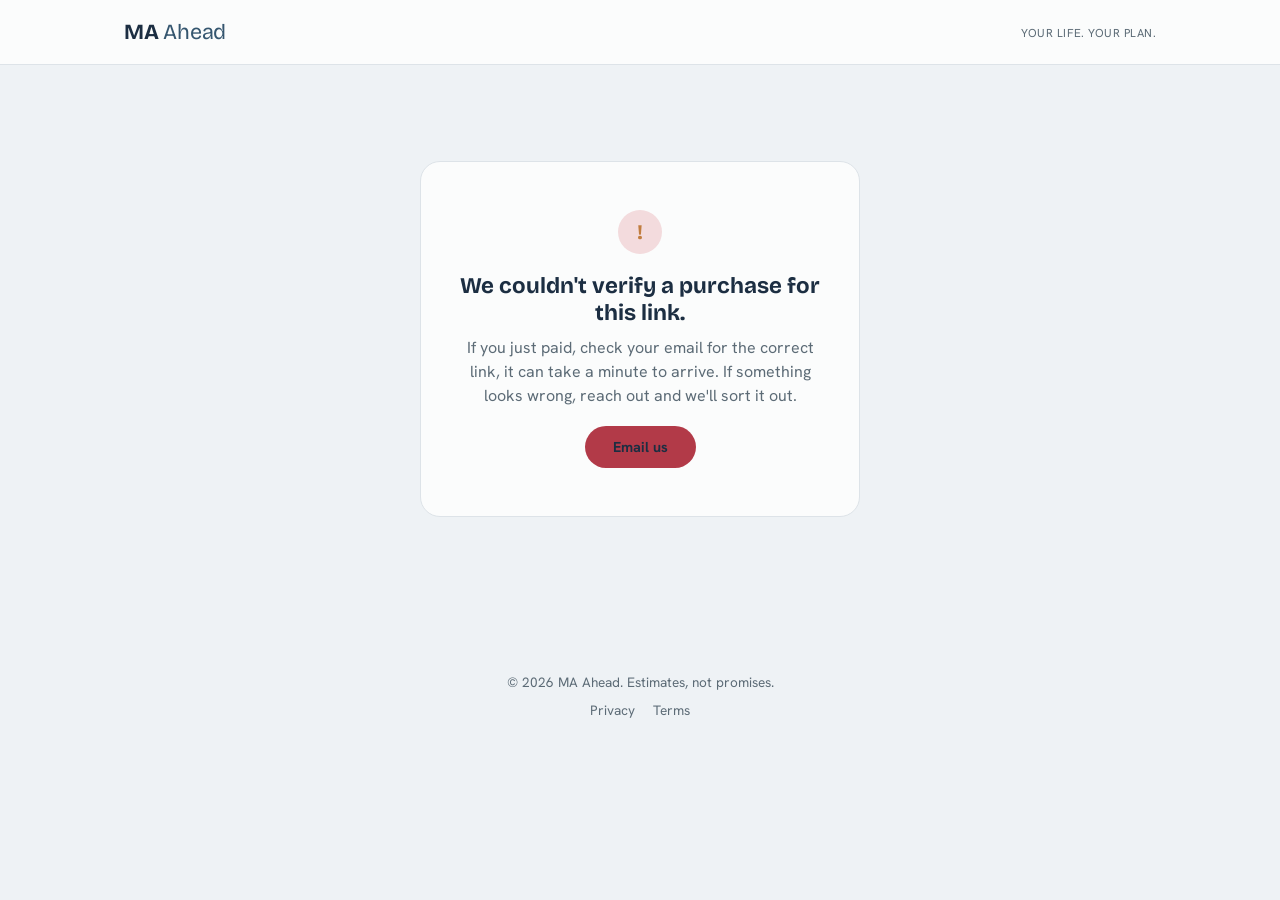
<file: public/blueprint.html>
<!doctype html>
<html lang="en">
<head>
<meta charset="UTF-8">
<meta name="viewport" content="width=device-width, initial-scale=1">
<title>Your Blueprint — MA Ahead</title>
<meta name="robots" content="noindex">
<link rel="icon" type="image/svg+xml" href="favicon.svg">
<link rel="preconnect" href="https://fonts.googleapis.com">
<link rel="preconnect" href="https://fonts.gstatic.com" crossorigin>
<link href="https://fonts.googleapis.com/css2?family=Bricolage+Grotesque:wght@400;600;700&family=Hanken+Grotesk:wght@400;500;600;700&family=Space+Mono:wght@400;700&display=swap" rel="stylesheet">
<link rel="stylesheet" href="css/styles.css">
</head>
<body>

<header class="topbar">
  <div class="container">
    <a href="index.html" class="wordmark">MA <span>Ahead</span></a>
    <span class="topbar-tag">Your Life. Your Plan.</span>
  </div>
</header>

<main>
  <div class="container bp-page-inner">

    <div id="stateVerifying" class="bp-state">
      <div class="verify-card">
        <div class="verify-spinner"></div>
        <p class="bp-state-title">Verifying your purchase&hellip;</p>
        <p class="bp-state-sub">Hang tight, this only takes a second.</p>
      </div>
    </div>

    <div id="stateError" class="bp-state" hidden>
      <div class="error-card">
        <div class="error-icon">!</div>
        <p class="bp-state-title">We couldn't verify a purchase for this link.</p>
        <p class="bp-state-sub">If you just paid, check your email for the correct link, it can take a minute to arrive. If something looks wrong, reach out and we'll sort it out.</p>
        <a class="cta" href="mailto:charlimccarthylcmhc@gmail.com">Email us</a>
      </div>
    </div>

    <div id="stateQuiz" class="bp-state" hidden>
      <div class="step-head"><h2>What actually interests you?</h2></div>
      <p class="step-sub">30 quick questions, rate each 1 (strongly dislike) to 5 (strongly like). This shapes which careers your Blueprint leads with.</p>
      <div class="iq-progress mono" id="iqProgress">0 of 30 answered</div>
      <div id="iqQuestions"></div>
      <button class="cta" id="iqSubmit" disabled>See my Blueprint</button>
    </div>

    <div id="stateDone" class="bp-state" hidden>
      <div class="done-card">
        <svg class="topo" viewBox="0 0 900 360" preserveAspectRatio="xMidYMid slice" xmlns="http://www.w3.org/2000/svg">
          <g fill="none" stroke="#fbfcfa" stroke-width="1.4">
            <path d="M-20,300 C160,260 320,330 480,290 C640,250 760,320 940,280"/>
            <path d="M-20,250 C160,212 320,280 480,240 C640,200 760,268 940,228"/>
            <path d="M-20,200 C170,166 330,228 480,190 C650,150 770,212 940,176"/>
            <path d="M-20,150 C180,118 340,176 480,140 C660,100 780,158 940,124"/>
            <path d="M-20,102 C190,74 350,128 480,92 C670,54 790,108 940,76"/>
          </g>
        </svg>
        <div class="done-inner">
          <div class="done-check">&#10003;</div>
          <p class="bp-state-title">Got it. Your Blueprint is on its way.</p>
          <p class="bp-state-sub">Your interest code</p>
          <span class="code-pill mono" id="doneCode"></span>
          <p class="bp-state-sub">We're building your personal PDF right now using everything you just told us. It should land in your inbox within a couple of minutes.</p>
          <p class="bp-state-sub">Don't see it? Check your spam or promotions folder, and it's worth adding us to your contacts so future emails land where you'll actually see them.</p>
          <p class="bp-state-sub bp-done-note">No account needed, nothing else to do. You can close this tab any time.</p>
        </div>
      </div>
    </div>

  </div>
</main>

<footer class="site-footer">
  <div>&copy; 2026 MA Ahead. Estimates, not promises.</div>
  <nav>
    <a href="privacy.html">Privacy</a>
    <a href="terms.html">Terms</a>
  </nav>
</footer>

<script src="js/data.js"></script>
<script src="js/interests.js"></script>
<script src="js/blueprint.js"></script>
</body>
</html>
</file>
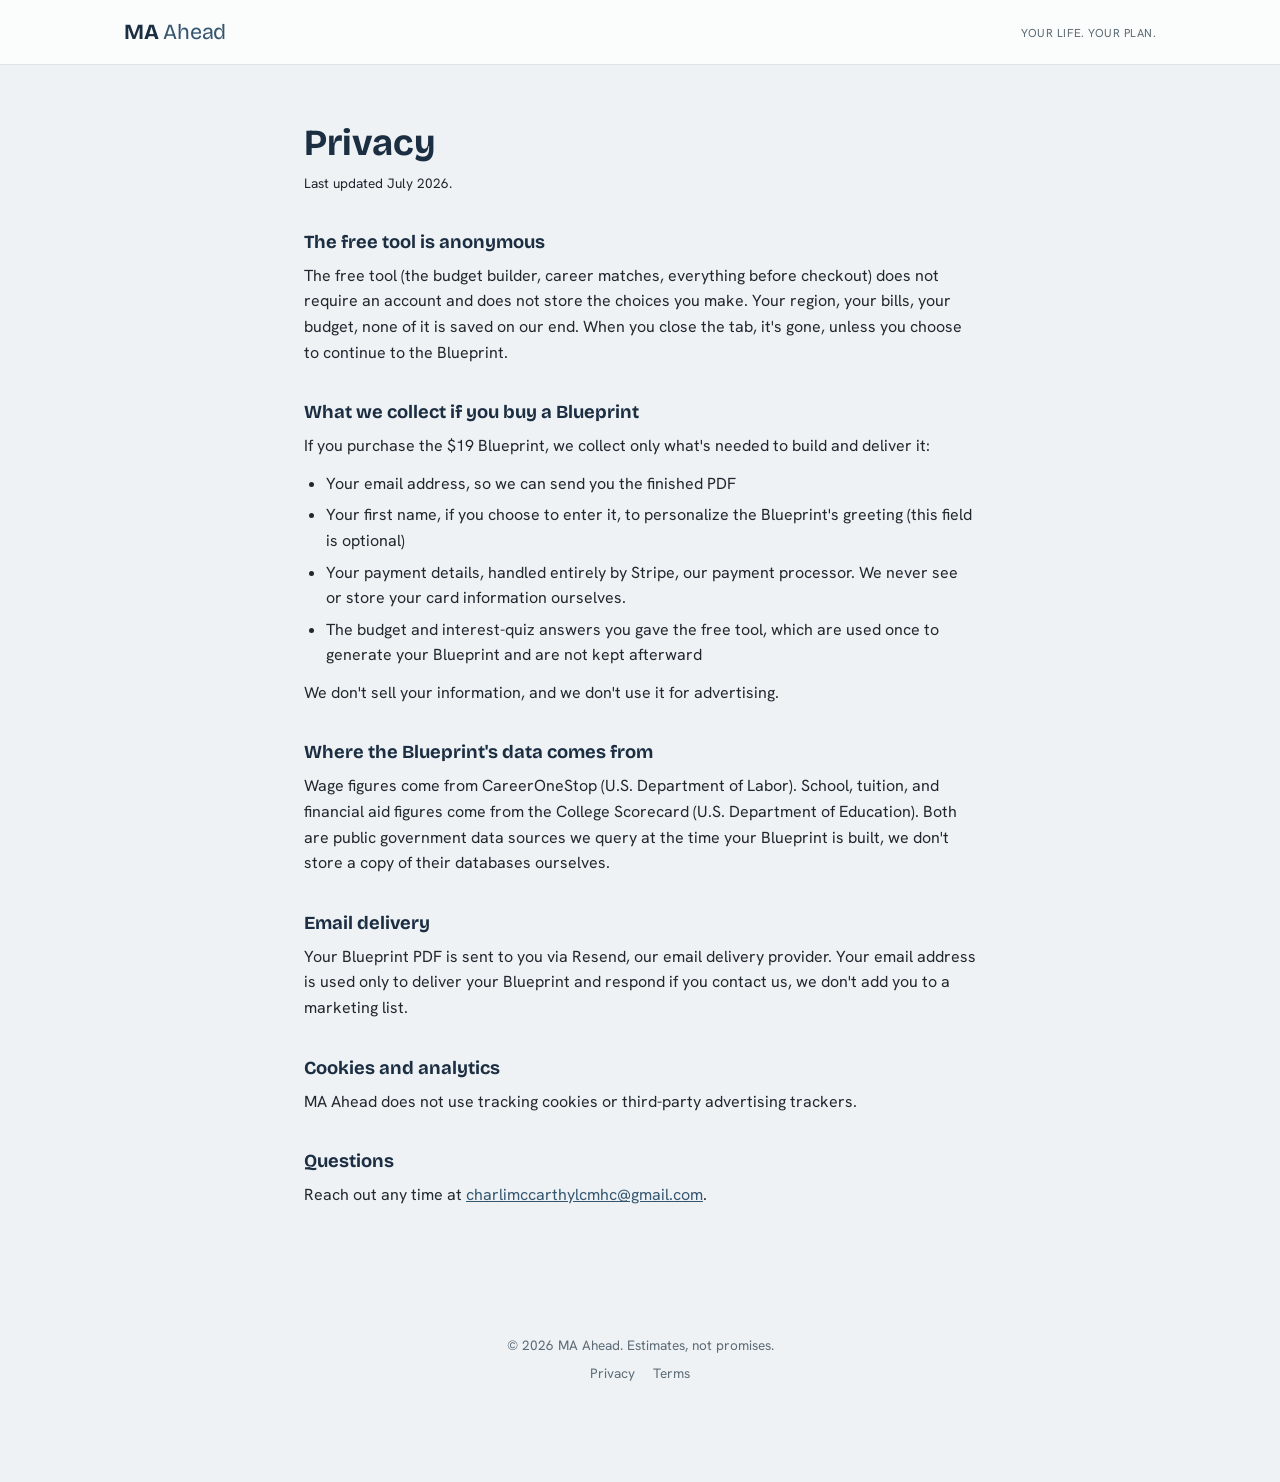
<file: public/privacy.html>
<!doctype html>
<html lang="en">
<head>
<meta charset="UTF-8">
<meta name="viewport" content="width=device-width, initial-scale=1">
<title>Privacy — MA Ahead</title>
<meta name="description" content="How MA Ahead handles your information, in plain language.">
<link rel="icon" type="image/svg+xml" href="favicon.svg">
<meta property="og:type" content="website">
<meta property="og:title" content="Privacy — MA Ahead">
<meta property="og:description" content="How MA Ahead handles your information, in plain language.">
<meta property="og:url" content="https://maahead.com/privacy.html">
<meta property="og:image" content="https://maahead.com/og-image.jpg">
<meta name="twitter:card" content="summary_large_image">
<meta name="twitter:image" content="https://maahead.com/og-image.jpg">
<link rel="preconnect" href="https://fonts.googleapis.com">
<link rel="preconnect" href="https://fonts.gstatic.com" crossorigin>
<link href="https://fonts.googleapis.com/css2?family=Bricolage+Grotesque:wght@400;600;700&family=Hanken+Grotesk:wght@400;500;600;700&family=Space+Mono:wght@400;700&display=swap" rel="stylesheet">
<link rel="stylesheet" href="css/styles.css">
</head>
<body>

<header class="topbar">
  <div class="container">
    <a href="index.html" class="wordmark" style="text-decoration:none;">MA <span>Ahead</span></a>
    <span class="topbar-tag">Your Life. Your Plan.</span>
  </div>
</header>

<main>
  <div class="container legal-page">
    <h1>Privacy</h1>
    <p class="legal-updated">Last updated July 2026.</p>

    <h2>The free tool is anonymous</h2>
    <p>The free tool (the budget builder, career matches, everything before checkout) does not require an account and does not store the choices you make. Your region, your bills, your budget, none of it is saved on our end. When you close the tab, it's gone, unless you choose to continue to the Blueprint.</p>

    <h2>What we collect if you buy a Blueprint</h2>
    <p>If you purchase the $19 Blueprint, we collect only what's needed to build and deliver it:</p>
    <ul class="legal-list">
      <li>Your email address, so we can send you the finished PDF</li>
      <li>Your first name, if you choose to enter it, to personalize the Blueprint's greeting (this field is optional)</li>
      <li>Your payment details, handled entirely by Stripe, our payment processor. We never see or store your card information ourselves.</li>
      <li>The budget and interest-quiz answers you gave the free tool, which are used once to generate your Blueprint and are not kept afterward</li>
    </ul>
    <p>We don't sell your information, and we don't use it for advertising.</p>

    <h2>Where the Blueprint's data comes from</h2>
    <p>Wage figures come from CareerOneStop (U.S. Department of Labor). School, tuition, and financial aid figures come from the College Scorecard (U.S. Department of Education). Both are public government data sources we query at the time your Blueprint is built, we don't store a copy of their databases ourselves.</p>

    <h2>Email delivery</h2>
    <p>Your Blueprint PDF is sent to you via Resend, our email delivery provider. Your email address is used only to deliver your Blueprint and respond if you contact us, we don't add you to a marketing list.</p>

    <h2>Cookies and analytics</h2>
    <p>MA Ahead does not use tracking cookies or third-party advertising trackers.</p>

    <h2>Questions</h2>
    <p>Reach out any time at <a href="mailto:charlimccarthylcmhc@gmail.com">charlimccarthylcmhc@gmail.com</a>.</p>
  </div>
</main>

<footer class="site-footer">
  <div>&copy; 2026 MA Ahead. Estimates, not promises.</div>
  <nav>
    <a href="privacy.html">Privacy</a>
    <a href="terms.html">Terms</a>
  </nav>
</footer>

</body>
</html>
</file>
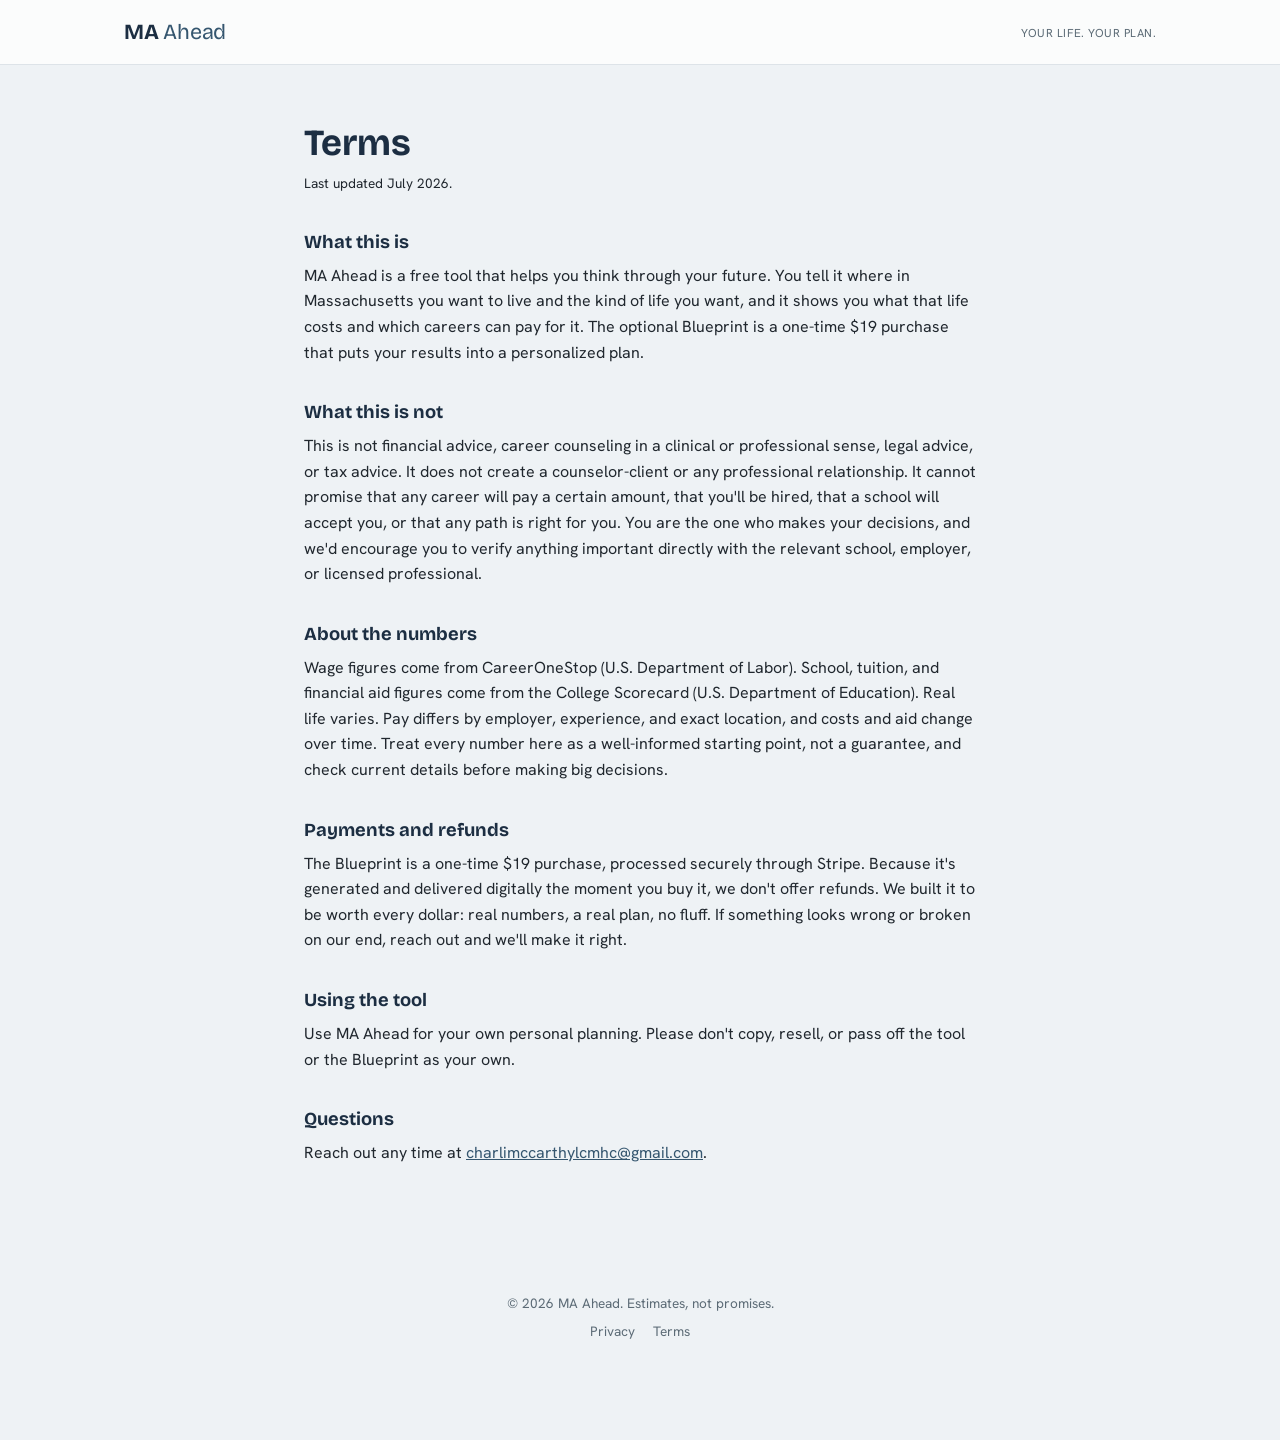
<file: public/terms.html>
<!doctype html>
<html lang="en">
<head>
<meta charset="UTF-8">
<meta name="viewport" content="width=device-width, initial-scale=1">
<title>Terms — MA Ahead</title>
<meta name="description" content="Plain-language terms for using MA Ahead and the Blueprint.">
<link rel="icon" type="image/svg+xml" href="favicon.svg">
<meta property="og:type" content="website">
<meta property="og:title" content="Terms — MA Ahead">
<meta property="og:description" content="Plain-language terms for using MA Ahead and the Blueprint.">
<meta property="og:url" content="https://maahead.com/terms.html">
<meta property="og:image" content="https://maahead.com/og-image.jpg">
<meta name="twitter:card" content="summary_large_image">
<meta name="twitter:image" content="https://maahead.com/og-image.jpg">
<link rel="preconnect" href="https://fonts.googleapis.com">
<link rel="preconnect" href="https://fonts.gstatic.com" crossorigin>
<link href="https://fonts.googleapis.com/css2?family=Bricolage+Grotesque:wght@400;600;700&family=Hanken+Grotesk:wght@400;500;600;700&family=Space+Mono:wght@400;700&display=swap" rel="stylesheet">
<link rel="stylesheet" href="css/styles.css">
</head>
<body>

<header class="topbar">
  <div class="container">
    <a href="index.html" class="wordmark" style="text-decoration:none;">MA <span>Ahead</span></a>
    <span class="topbar-tag">Your Life. Your Plan.</span>
  </div>
</header>

<main>
  <div class="container legal-page">
    <h1>Terms</h1>
    <p class="legal-updated">Last updated July 2026.</p>

    <h2>What this is</h2>
    <p>MA Ahead is a free tool that helps you think through your future. You tell it where in Massachusetts you want to live and the kind of life you want, and it shows you what that life costs and which careers can pay for it. The optional Blueprint is a one-time $19 purchase that puts your results into a personalized plan.</p>

    <h2>What this is not</h2>
    <p>This is not financial advice, career counseling in a clinical or professional sense, legal advice, or tax advice. It does not create a counselor-client or any professional relationship. It cannot promise that any career will pay a certain amount, that you'll be hired, that a school will accept you, or that any path is right for you. You are the one who makes your decisions, and we'd encourage you to verify anything important directly with the relevant school, employer, or licensed professional.</p>

    <h2>About the numbers</h2>
    <p>Wage figures come from CareerOneStop (U.S. Department of Labor). School, tuition, and financial aid figures come from the College Scorecard (U.S. Department of Education). Real life varies. Pay differs by employer, experience, and exact location, and costs and aid change over time. Treat every number here as a well-informed starting point, not a guarantee, and check current details before making big decisions.</p>

    <h2>Payments and refunds</h2>
    <p>The Blueprint is a one-time $19 purchase, processed securely through Stripe. Because it's generated and delivered digitally the moment you buy it, we don't offer refunds. We built it to be worth every dollar: real numbers, a real plan, no fluff. If something looks wrong or broken on our end, reach out and we'll make it right.</p>

    <h2>Using the tool</h2>
    <p>Use MA Ahead for your own personal planning. Please don't copy, resell, or pass off the tool or the Blueprint as your own.</p>

    <h2>Questions</h2>
    <p>Reach out any time at <a href="mailto:charlimccarthylcmhc@gmail.com">charlimccarthylcmhc@gmail.com</a>.</p>
  </div>
</main>

<footer class="site-footer">
  <div>&copy; 2026 MA Ahead. Estimates, not promises.</div>
  <nav>
    <a href="privacy.html">Privacy</a>
    <a href="terms.html">Terms</a>
  </nav>
</footer>

</body>
</html>
</file>
<file: public/css/styles.css>
:root{
  --pine:#1c2e42;
  --spruce:#35566f;
  --sage:#d7e0e8;
  --granite:#20272e;
  --slate:#5c6b76;
  --mist:#eef2f5;
  --paper:#fbfcfc;
  --summit:#b23a48;
  --summit-soft:#f3dbdd;
  --cover:#2f7d52;
  --short:#c17d3f;
  --line:#dde3e8;
}

*, *::before, *::after{ box-sizing:border-box; }

html{ scroll-behavior:smooth; }

body{
  margin:0;
  background:var(--mist);
  color:var(--granite);
  font-family:'Hanken Grotesk', sans-serif;
  padding-bottom:76px;
  -webkit-font-smoothing:antialiased;
}

h1,h2,h3{
  font-family:'Bricolage Grotesque', serif;
  margin:0;
  color:var(--pine);
}

p{ margin:0; }

.mono{ font-family:'Space Mono', monospace; }

.container{
  max-width:1080px;
  margin:0 auto;
  padding:0 24px;
}

/* ---------- top bar ---------- */
.topbar{
  position:sticky;
  top:0;
  z-index:20;
  background:var(--paper);
  border-bottom:1px solid var(--line);
}
.topbar .container{
  display:flex;
  align-items:center;
  justify-content:space-between;
  height:64px;
}
.wordmark{
  font-family:'Bricolage Grotesque', serif;
  font-weight:700;
  font-size:1.35rem;
  letter-spacing:-0.01em;
  color:var(--pine);
  text-decoration:none;
  cursor:pointer;
}
.wordmark span{ color:var(--spruce); font-weight:400; }
.topbar-tag{
  font-size:0.72rem;
  color:var(--slate);
  letter-spacing:0.04em;
  text-transform:uppercase;
}
.topbar-right{
  display:flex;
  align-items:center;
  gap:16px;
}
.state-switch{
  font-family:inherit;
  font-weight:600;
  font-size:0.78rem;
  color:var(--spruce);
  border:1.5px solid var(--spruce);
  border-radius:999px;
  padding:6px 14px;
  text-decoration:none;
  white-space:nowrap;
  transition:background .15s ease, color .15s ease;
}
.state-switch:hover{
  background:var(--spruce);
  color:var(--paper);
}

/* ---------- hero ---------- */
.hero{
  position:relative;
  overflow:hidden;
  background:var(--pine);
  color:var(--paper);
  padding:88px 24px 96px;
  text-align:center;
}
.hero .topo{
  position:absolute;
  inset:0;
  width:100%;
  height:100%;
  opacity:0.18;
}
.hero-inner{
  position:relative;
  max-width:680px;
  margin:0 auto;
}
.eyebrow{
  font-size:0.78rem;
  letter-spacing:0.16em;
  text-transform:uppercase;
  color:var(--summit);
  font-weight:600;
  margin-bottom:16px;
  display:inline-flex;
  align-items:center;
  gap:10px;
}
.eyebrow::before{
  content:'';
  width:26px;
  height:2px;
  background:var(--summit);
  display:inline-block;
}
.hero h1{
  color:var(--paper);
  font-size:clamp(2.3rem, 6vw, 3.8rem);
  line-height:1.06;
  font-weight:700;
  letter-spacing:-0.02em;
}
.hero h1 em{
  font-style:normal;
  color:var(--summit);
}
.hero-sub{
  margin-top:18px;
  font-size:1.1rem;
  color:var(--sage);
  line-height:1.5;
}
.hero-cta{
  display:inline-flex;
  align-items:center;
  gap:8px;
  margin-top:28px;
  font-weight:600;
  color:var(--paper);
  text-decoration:none;
  border:1.5px solid rgba(251,252,250,0.5);
  padding:14px 28px;
  border-radius:999px;
  transition:background .18s ease, color .18s ease, border-color .18s ease;
}
.hero-cta:hover{
  background:var(--paper);
  color:var(--pine);
  border-color:var(--paper);
}
.hero-trust{
  margin-top:14px;
  font-size:0.85rem;
  color:var(--sage);
}

/* ---------- steps ---------- */
.step{
  padding:64px 24px;
}
.step-head{
  display:flex;
  align-items:baseline;
  gap:14px;
  margin-bottom:28px;
}
.step-num{
  font-family:'Space Mono', monospace;
  font-size:0.85rem;
  font-weight:700;
  color:var(--summit);
  letter-spacing:0.04em;
}
.step-head h2{
  font-size:clamp(1.5rem, 3vw, 2rem);
}
.step-sub{
  margin-top:-16px;
  margin-bottom:28px;
  color:var(--slate);
  max-width:640px;
}

/* ---------- region cards ---------- */
.region-grid{
  display:grid;
  grid-template-columns:repeat(auto-fill, minmax(220px, 1fr));
  gap:12px;
}
.region-card{
  background:var(--paper);
  border:1.5px solid var(--line);
  border-radius:14px;
  padding:18px 18px;
  text-align:left;
  cursor:pointer;
  transition:border-color .15s ease, background .15s ease, transform .1s ease;
  font-family:inherit;
}
.region-card:hover{ border-color:var(--spruce); }
.region-card.active{
  border-color:var(--pine);
  background:var(--sage);
}
.region-card .r-name{
  display:block;
  font-family:'Bricolage Grotesque', serif;
  font-weight:700;
  font-size:1.05rem;
  color:var(--pine);
  margin-bottom:4px;
}
.region-card .r-towns{
  display:block;
  font-size:0.85rem;
  color:var(--slate);
  margin-bottom:10px;
}
.region-card .r-rent{
  display:block;
  font-size:0.8rem;
  color:var(--granite);
}
.region-card.active .r-rent{ color:var(--pine); }

/* ---------- bill groups / categories ---------- */
.group-block{
  margin-bottom:36px;
}
.group-title{
  font-family:'Bricolage Grotesque', serif;
  font-weight:700;
  font-size:1.1rem;
  color:var(--spruce);
  margin-bottom:16px;
  padding-bottom:8px;
  border-bottom:1px solid var(--line);
}
.category{
  background:var(--paper);
  border:1px solid var(--line);
  border-radius:14px;
  padding:20px 22px;
  margin-bottom:14px;
}
.category-label{
  font-family:'Bricolage Grotesque', serif;
  font-weight:700;
  font-size:1.05rem;
  margin-bottom:6px;
}
.category-note{
  color:var(--slate);
  font-size:0.92rem;
  line-height:1.45;
  margin-bottom:14px;
}
.category-note b{ color:var(--granite); }

.options{
  display:flex;
  flex-wrap:wrap;
  gap:8px;
}
.option-pill{
  display:flex;
  flex-direction:column;
  align-items:flex-start;
  gap:2px;
  background:var(--mist);
  border:1.5px solid var(--line);
  border-radius:12px;
  padding:9px 14px;
  cursor:pointer;
  font-family:inherit;
  text-align:left;
  transition:border-color .15s ease, background .15s ease, color .15s ease;
  min-width:150px;
}
.option-pill:hover{ border-color:var(--spruce); }
.option-pill.active{
  background:var(--pine);
  border-color:var(--pine);
  color:var(--paper);
}
.option-pill .o-title{
  font-weight:600;
  font-size:0.92rem;
}
.option-pill .o-desc{
  font-size:0.78rem;
  color:var(--slate);
}
.option-pill.active .o-desc{ color:var(--sage); }
.option-pill .o-value{
  font-family:'Space Mono', monospace;
  font-size:0.85rem;
  margin-top:2px;
  color:var(--spruce);
}
.option-pill.active .o-value{ color:var(--summit-soft); }

.savings-live{
  margin-top:12px;
  font-size:0.9rem;
  color:var(--spruce);
}
.savings-live .mono{ font-weight:700; color:var(--pine); }

/* ---------- number panel ---------- */
.number-panel{
  background:var(--pine);
  color:var(--paper);
  border-radius:20px;
  padding:40px 32px;
  position:relative;
  overflow:hidden;
}
.number-panel .topo{
  position:absolute;
  inset:0;
  opacity:0.12;
}
.number-row{
  position:relative;
  display:flex;
  justify-content:flex-start;
  align-items:center;
  gap:12px;
  font-size:1rem;
  color:var(--sage);
  padding-bottom:22px;
  margin-bottom:22px;
  border-bottom:1px solid rgba(255,255,255,0.15);
}
.number-row .figure{
  font-family:'Space Mono', monospace;
  font-weight:700;
  font-size:1.2rem;
  color:var(--paper);
}
.number-big{
  position:relative;
  text-align:center;
}
.number-big .label{
  display:block;
  font-size:1rem;
  color:var(--sage);
  margin-bottom:10px;
}
.number-big .big-figure{
  display:block;
  font-family:'Space Mono', monospace;
  font-weight:700;
  font-size:clamp(2.6rem, 8vw, 4.2rem);
  color:var(--summit);
  line-height:1;
}
.number-big .sublabel{
  display:block;
  font-size:0.85rem;
  color:var(--sage);
  margin-top:10px;
}

/* ---------- careers ---------- */
.careers-controls{
  display:flex;
  flex-wrap:wrap;
  align-items:center;
  gap:10px;
  margin-bottom:24px;
}
.filter-pill{
  background:var(--paper);
  border:1.5px solid var(--line);
  border-radius:999px;
  padding:7px 16px;
  font-size:0.85rem;
  font-weight:600;
  cursor:pointer;
  font-family:inherit;
  color:var(--granite);
  transition:border-color .15s ease, background .15s ease, color .15s ease;
}
.filter-pill:hover{ border-color:var(--spruce); }
.filter-pill.active{
  background:var(--pine);
  border-color:var(--pine);
  color:var(--paper);
}
.auto-toggle{
  margin-left:auto;
  display:flex;
  align-items:center;
  gap:8px;
  font-size:0.85rem;
  color:var(--slate);
}
.switch{
  position:relative;
  width:42px;
  height:24px;
  background:var(--line);
  border-radius:999px;
  cursor:pointer;
  border:none;
  transition:background .15s ease;
}
.switch::after{
  content:'';
  position:absolute;
  top:3px; left:3px;
  width:18px; height:18px;
  background:var(--paper);
  border-radius:50%;
  transition:transform .15s ease;
}
.switch.on{ background:var(--spruce); }
.switch.on::after{ transform:translateX(18px); }

.careers-grid{
  display:grid;
  grid-template-columns:repeat(auto-fill, minmax(260px, 1fr));
  gap:16px;
}
.career-card{
  background:var(--paper);
  border:1px solid var(--line);
  border-radius:14px;
  padding:20px;
  display:flex;
  flex-direction:column;
  gap:8px;
}
.career-card .c-title{
  font-family:'Bricolage Grotesque', serif;
  font-weight:700;
  font-size:1.05rem;
}
.career-card .c-wage{
  font-family:'Space Mono', monospace;
  font-size:1.3rem;
  font-weight:700;
  color:var(--pine);
}
.career-card .c-path{
  font-size:0.82rem;
  color:var(--slate);
}
.fit-badge{
  align-self:flex-start;
  border-radius:999px;
  padding:5px 12px;
  font-size:0.78rem;
  font-weight:700;
  margin-top:4px;
}
.fit-badge.cover{ background:rgba(47,125,82,0.12); color:var(--cover); }
.fit-badge.short{ background:rgba(193,125,63,0.12); color:var(--short); }

.career-hook{
  margin-top:28px;
  background:var(--summit-soft);
  border-left:4px solid var(--summit);
  border-radius:12px;
  padding:18px 20px;
}
.career-hook p{
  margin:0;
  font-size:0.98rem;
  color:var(--granite);
  line-height:1.5;
}
.career-hook p b{ color:var(--pine); }
.career-hook .ch-link{
  display:inline-block;
  margin-top:8px;
  font-weight:600;
  color:var(--pine);
  text-decoration:none;
  border-bottom:2px solid var(--summit);
}
.career-hook .ch-link:hover{ color:var(--spruce); }

.data-attribution{
  margin-top:14px;
  text-align:center;
  color:var(--slate);
  font-size:0.78rem;
}
.data-attribution a{ color:var(--slate); text-decoration:underline; }

/* ---------- blueprint offer ---------- */
.blueprint-card{
  position:relative;
  overflow:hidden;
  background:var(--pine);
  color:var(--paper);
  border-radius:24px;
  padding:56px 32px;
  text-align:center;
}
.blueprint-card .topo{
  position:absolute;
  inset:0;
  opacity:0.16;
}
.blueprint-card .bp-inner{
  position:relative;
  max-width:520px;
  margin:0 auto;
}
.blueprint-card h2{
  color:var(--paper);
  font-size:clamp(1.7rem, 4vw, 2.3rem);
}
.blueprint-card p{
  color:var(--sage);
  margin-top:14px;
  line-height:1.5;
}
.bp-list{
  list-style:none;
  padding:0;
  margin:22px 0 0;
  display:grid;
  gap:8px;
  text-align:left;
}
.bp-list li{
  position:relative;
  padding-left:26px;
  font-size:0.92rem;
  color:var(--paper);
}
.bp-list li::before{
  content:'\2713';
  position:absolute;
  left:0;
  color:var(--summit);
  font-weight:700;
}
.bp-reassure{
  margin-top:16px;
  font-size:0.82rem;
  color:var(--sage);
}
.bp-sample{
  margin-top:12px;
  font-size:0.9rem;
}
.bp-sample a{
  color:var(--summit-soft);
  font-weight:600;
  text-decoration:none;
  border-bottom:1.5px solid var(--summit);
}
.bp-sample a:hover{ color:#fff; }
.bp-price{
  font-family:'Space Mono', monospace;
  font-weight:700;
  font-size:3rem;
  color:var(--summit);
  margin:24px 0 6px;
}
.bp-price-sub{
  color:var(--sage);
  font-size:0.85rem;
  margin-bottom:26px;
}
.cta{
  display:inline-block;
  background:var(--summit);
  color:var(--pine);
  font-weight:700;
  font-size:1rem;
  border:none;
  border-radius:999px;
  padding:16px 36px;
  cursor:pointer;
  font-family:inherit;
  transition:transform .1s ease, background .15s ease;
}
.cta:hover{ background:#c94f5c; transform:translateY(-1px); }
.cta:disabled{ opacity:0.6; cursor:not-allowed; transform:none; }
.cta:disabled:hover{ background:var(--summit); }

/* ---------- share block ---------- */
.share-block{
  margin:8px 0 56px;
  background:var(--paper);
  border:1.5px solid var(--line);
  border-radius:16px;
  padding:28px 32px;
  display:flex;
  align-items:center;
  justify-content:space-between;
  gap:20px;
  flex-wrap:wrap;
}
.share-text h3{
  font-family:'Bricolage Grotesque', serif;
  font-size:1.1rem;
  margin-bottom:4px;
}
.share-text p{
  color:var(--slate);
  font-size:0.9rem;
}
.share-actions{
  display:flex;
  gap:10px;
  flex-wrap:wrap;
}
.share-btn{
  font-family:inherit;
  font-weight:600;
  font-size:0.9rem;
  border-radius:999px;
  padding:11px 22px;
  cursor:pointer;
  border:1.5px solid var(--pine);
  background:var(--pine);
  color:var(--paper);
  transition:transform .1s ease, background .15s ease;
}
.share-btn:hover{ background:var(--spruce); transform:translateY(-1px); }
.share-btn.share-copy{
  background:transparent;
  color:var(--pine);
}
.share-btn.share-copy:hover{ background:var(--sage); transform:none; }

/* ---------- footer ---------- */
.site-footer{
  padding:36px 24px 24px;
  text-align:center;
  color:var(--slate);
  font-size:0.85rem;
}
.site-footer nav{
  margin-top:10px;
  display:flex;
  gap:18px;
  justify-content:center;
}
.site-footer a{
  color:var(--slate);
  text-decoration:none;
}
.site-footer a:hover{ text-decoration:underline; }

/* ---------- bottom bar ---------- */
.bottom-bar{
  position:fixed;
  bottom:0; left:0; right:0;
  background:var(--granite);
  color:var(--paper);
  z-index:30;
  box-shadow:0 -2px 10px rgba(0,0,0,0.15);
}
.bottom-bar .container{
  display:flex;
  justify-content:space-between;
  align-items:center;
  height:64px;
  gap:12px;
}
.bb-item{
  display:flex;
  flex-direction:column;
  line-height:1.2;
}
.bb-item .bb-label{
  font-size:0.68rem;
  text-transform:uppercase;
  letter-spacing:0.05em;
  color:var(--sage);
}
.bb-item .bb-value{
  font-family:'Space Mono', monospace;
  font-weight:700;
  font-size:1rem;
}
.bb-item.bb-salary .bb-value{ color:var(--summit); }

/* ---------- blueprint quiz page ---------- */
.bp-page-inner{
  padding:56px 24px 80px;
  max-width:720px;
}
.bp-state{
  text-align:center;
  padding:40px 0;
}
.bp-state-title{
  font-family:'Bricolage Grotesque', serif;
  font-weight:700;
  font-size:1.4rem;
  color:var(--pine);
  margin-bottom:10px;
}
.bp-state-sub{
  color:var(--slate);
  line-height:1.5;
}

.done-card{
  position:relative;
  overflow:hidden;
  background:var(--pine);
  color:var(--paper);
  border-radius:24px;
  padding:48px 32px;
  text-align:center;
}
.done-card .topo{
  position:absolute;
  inset:0;
  opacity:0.16;
}
.done-inner{
  position:relative;
  max-width:480px;
  margin:0 auto;
}
.done-check{
  width:56px;
  height:56px;
  margin:0 auto 20px;
  border-radius:50%;
  background:var(--summit);
  color:var(--pine);
  font-size:1.6rem;
  font-weight:700;
  display:flex;
  align-items:center;
  justify-content:center;
}
.done-card .bp-state-title{
  color:var(--paper);
  font-size:1.6rem;
  margin-bottom:8px;
}
.done-card .bp-state-sub{
  color:var(--sage);
  margin-bottom:14px;
}
.done-card .code-pill{
  display:inline-flex;
  background:var(--sage);
  color:var(--pine);
  font-weight:700;
  padding:6px 16px;
  border-radius:999px;
  margin:0 0 18px;
}
.bp-done-note{
  font-size:0.85rem;
  opacity:0.85;
}

.verify-card{
  background:var(--paper);
  border:1px solid var(--line);
  border-radius:20px;
  padding:56px 32px;
  max-width:420px;
  margin:0 auto;
}
.verify-spinner{
  width:36px;
  height:36px;
  margin:0 auto 20px;
  border:3px solid var(--line);
  border-top-color:var(--summit);
  border-radius:50%;
  animation:verify-spin 0.8s linear infinite;
}
@keyframes verify-spin{
  to{ transform:rotate(360deg); }
}

.error-card{
  background:var(--paper);
  border:1px solid var(--line);
  border-radius:20px;
  padding:48px 32px;
  max-width:440px;
  margin:0 auto;
}
.error-icon{
  width:44px;
  height:44px;
  margin:0 auto 18px;
  border-radius:50%;
  background:var(--summit-soft);
  color:var(--short);
  font-family:'Bricolage Grotesque', serif;
  font-weight:700;
  font-size:1.3rem;
  display:flex;
  align-items:center;
  justify-content:center;
}
.error-card .cta{
  margin-top:18px;
  padding:12px 28px;
  font-size:0.9rem;
  text-decoration:none;
}
#stateQuiz{ text-align:left; }
.iq-progress{
  color:var(--spruce);
  font-size:0.85rem;
  margin-bottom:20px;
}
.iq-question{
  background:var(--paper);
  border:1px solid var(--line);
  border-radius:14px;
  padding:16px 18px;
  margin-bottom:10px;
  display:flex;
  flex-wrap:wrap;
  justify-content:space-between;
  align-items:center;
  gap:12px;
}
.iq-text{
  font-size:0.95rem;
  flex:1 1 260px;
}
.iq-scale{
  display:flex;
  gap:6px;
}
.iq-opt{
  width:34px;
  height:34px;
  border-radius:50%;
  border:1.5px solid var(--line);
  background:var(--mist);
  font-family:'Space Mono', monospace;
  font-weight:700;
  font-size:0.85rem;
  cursor:pointer;
  transition:border-color .15s ease, background .15s ease, color .15s ease;
}
.iq-opt:hover{ border-color:var(--spruce); }
.iq-opt.active{
  background:var(--pine);
  border-color:var(--pine);
  color:var(--paper);
}
#iqSubmit{
  margin-top:20px;
  width:100%;
}
#iqSubmit:disabled{
  opacity:0.5;
  cursor:not-allowed;
}

@media (max-width:640px){
  .step{ padding:48px 16px; }
  .hero{ padding:64px 16px 72px; }
  .bottom-bar .bb-item .bb-label{ font-size:0.6rem; }
  .bottom-bar .bb-item .bb-value{ font-size:0.82rem; }
  .auto-toggle{ margin-left:0; width:100%; justify-content:space-between; }
  .topbar-tag{ display:none; }
}

/* ---------- legal pages (terms, privacy) ---------- */
.legal-page{
  padding:56px 24px 80px;
  max-width:720px;
}
.legal-page h1{
  font-size:clamp(1.8rem, 4vw, 2.3rem);
}
.legal-updated{
  color:var(--slate);
  font-size:0.85rem;
  margin-top:8px;
}
.legal-page h2{
  font-size:1.15rem;
  margin-top:36px;
  margin-bottom:10px;
}
.legal-page p{
  color:var(--granite);
  line-height:1.6;
  margin-bottom:12px;
}
.legal-page a{
  color:var(--spruce);
}
.legal-list{
  margin:0 0 12px;
  padding-left:22px;
  color:var(--granite);
  line-height:1.6;
}
.legal-list li{
  margin-bottom:6px;
}
</file>
